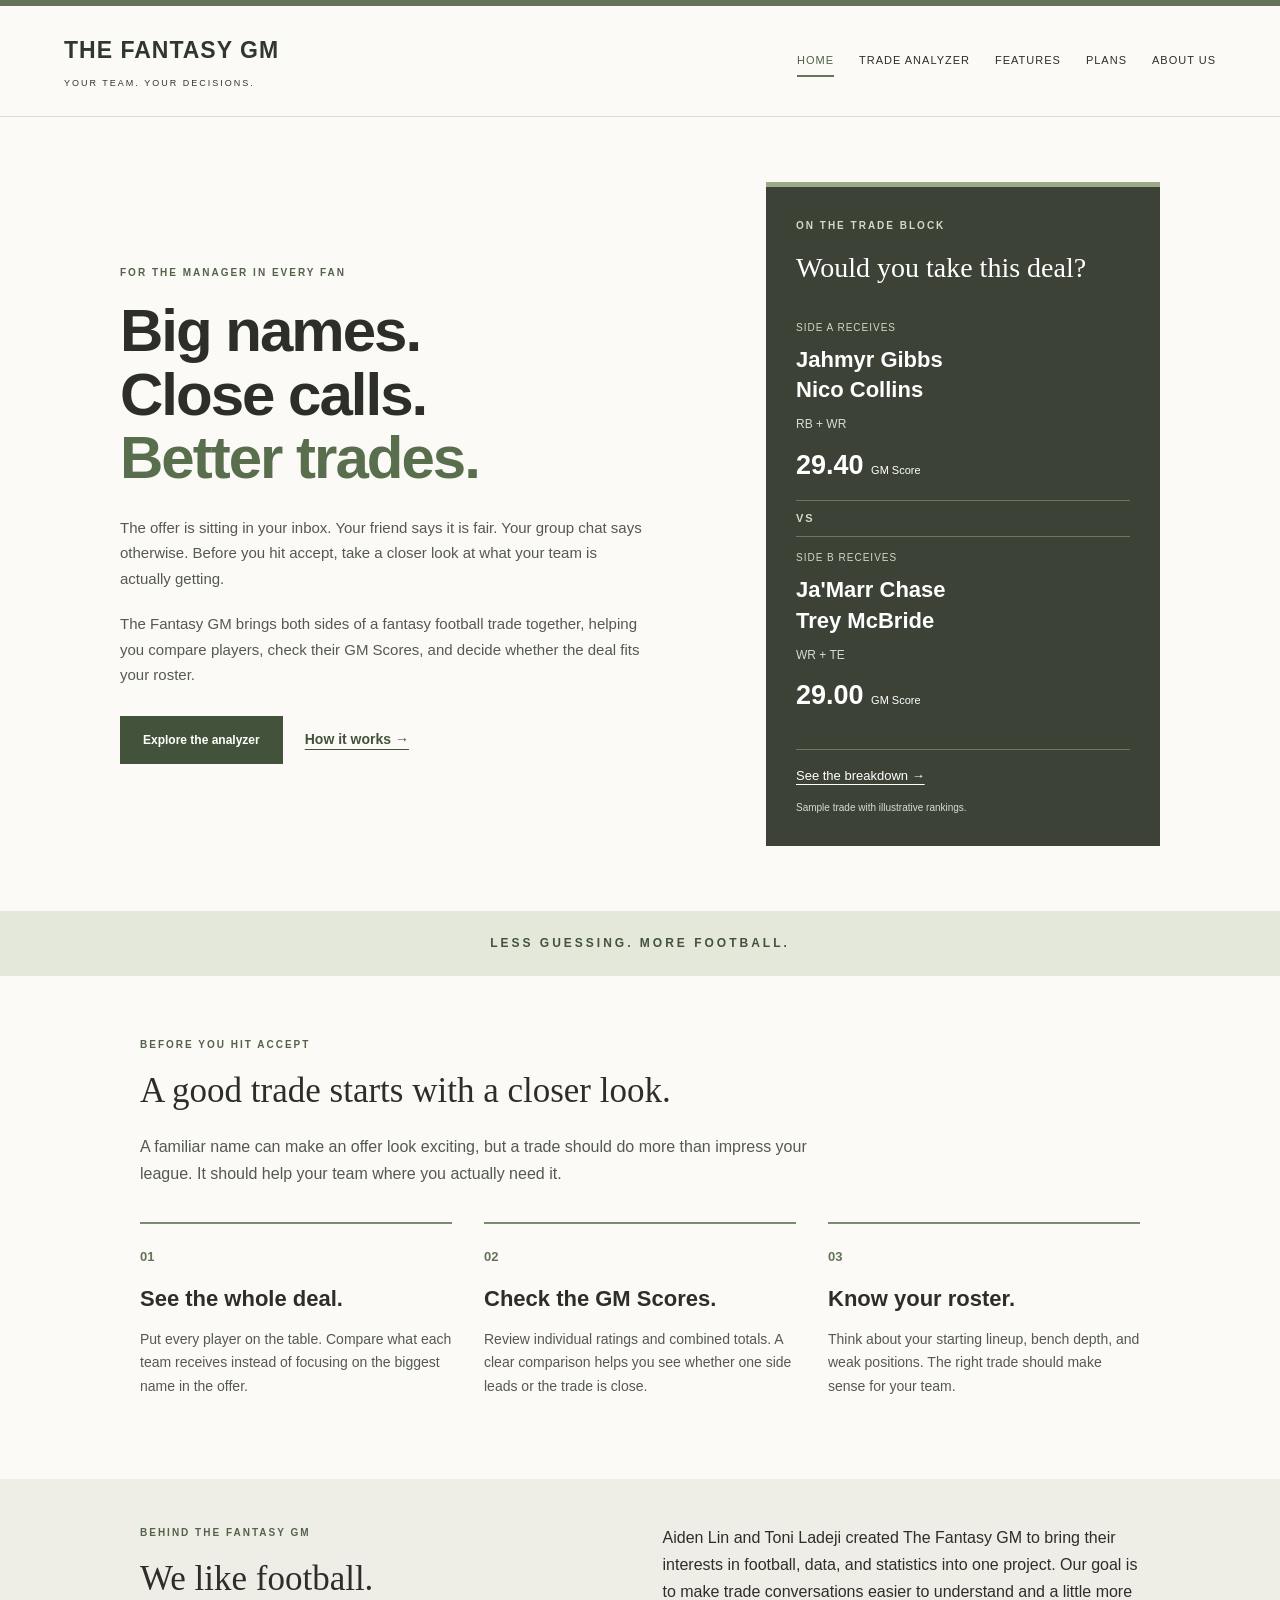
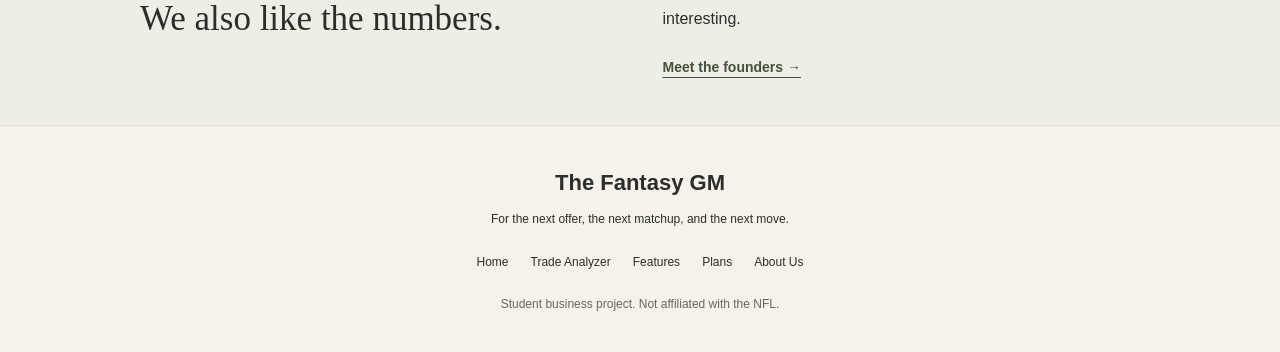
<file: index.html>
<!DOCTYPE html>
<html lang="en">
<head>
    <meta charset="UTF-8">
    <meta name="viewport" content="width=device-width, initial-scale=1.0">
    <title>The Fantasy GM | Home</title>
    <link rel="stylesheet" href="style.css">
</head>
<body>

    <header>
        <a class="logo" href="index.html">
            THE FANTASY GM
            <span>YOUR TEAM. YOUR DECISIONS.</span>
        </a>

        <nav>
            <a href="index.html" class="active">Home</a>
            <a href="analyzer.html">Trade Analyzer</a>
            <a href="features.html">Features</a>
            <a href="plans.html">Plans</a>
            <a href="about.html">About Us</a>
        </nav>
    </header>

    <main>
        <section class="home-hero">
            <div class="hero-copy">
                <p class="eyebrow">FOR THE MANAGER IN EVERY FAN</p>

                <h1>Big names.<br>Close calls.<br>
                    <span>Better trades.</span>
                </h1>

                <p>
                    The offer is sitting in your inbox. Your friend
                    says it is fair. Your group chat says otherwise.
                    Before you hit accept, take a closer look at
                    what your team is actually getting.
                </p>

                <p>
                    The Fantasy GM brings both sides of a fantasy
                    football trade together, helping you compare
                    players, check their GM Scores, and decide
                    whether the deal fits your roster.
                </p>

                <div class="button-row">
                    <a class="button" href="analyzer.html">
                        Explore the analyzer
                    </a>
                    <a class="text-link" href="features.html">
                        How it works →
                    </a>
                </div>
            </div>

            <aside class="matchup">
                <p class="eyebrow">ON THE TRADE BLOCK</p>
                <h2>Would you take this deal?</h2>

                <div class="matchup-team">
                    <p class="team-label">SIDE A RECEIVES</p>
                    <h3>Jahmyr Gibbs<br>Nico Collins</h3>
                    <p>RB + WR</p>
                    <strong>29.40 <span>GM Score</span></strong>
                </div>

                <div class="versus">VS</div>

                <div class="matchup-team">
                    <p class="team-label">SIDE B RECEIVES</p>
                    <h3>Ja'Marr Chase<br>Trey McBride</h3>
                    <p>WR + TE</p>
                    <strong>29.00 <span>GM Score</span></strong>
                </div>

                <a href="analyzer.html" class="matchup-link">
                    See the breakdown →
                </a>
                <p class="sample-note">
                    Sample trade with illustrative rankings.
                </p>
            </aside>
        </section>

        <div class="statement-strip">
            LESS GUESSING. MORE FOOTBALL.
        </div>

        <section class="content">
            <div class="section-heading">
                <p class="eyebrow">BEFORE YOU HIT ACCEPT</p>
                <h2>A good trade starts with a closer look.</h2>
                <p>
                    A familiar name can make an offer look exciting,
                    but a trade should do more than impress your
                    league. It should help your team where you
                    actually need it.
                </p>
            </div>

            <div class="three-columns">
                <article class="feature-block">
                    <span class="number">01</span>
                    <h3>See the whole deal.</h3>
                    <p>
                        Put every player on the table. Compare what
                        each team receives instead of focusing on
                        the biggest name in the offer.
                    </p>
                </article>

                <article class="feature-block">
                    <span class="number">02</span>
                    <h3>Check the GM Scores.</h3>
                    <p>
                        Review individual ratings and combined
                        totals. A clear comparison helps you see
                        whether one side leads or the trade is close.
                    </p>
                </article>

                <article class="feature-block">
                    <span class="number">03</span>
                    <h3>Know your roster.</h3>
                    <p>
                        Think about your starting lineup, bench
                        depth, and weak positions. The right trade
                        should make sense for your team.
                    </p>
                </article>
            </div>
        </section>

        <section class="story-banner">
            <div>
                <p class="eyebrow">BEHIND THE FANTASY GM</p>
                <h2>We like football.<br>We also like the numbers.</h2>
            </div>

            <div>
                <p>
                    Aiden Lin and Toni Ladeji created The Fantasy GM
                    to bring their interests in football, data, and
                    statistics into one project. Our goal is to make
                    trade conversations easier to understand and
                    a little more interesting.
                </p>
                <a class="text-link" href="about.html">
                    Meet the founders →
                </a>
            </div>
        </section>
    </main>

    <footer>
        <p class="footer-name">The Fantasy GM</p>
        <p>For the next offer, the next matchup, and the next move.</p>
        <div class="footer-links">
            <a href="index.html">Home</a>
            <a href="analyzer.html">Trade Analyzer</a>
            <a href="features.html">Features</a>
            <a href="plans.html">Plans</a>
            <a href="about.html">About Us</a>
        </div>
        <p class="note">
            Student business project. Not affiliated with the NFL.
        </p>
    </footer>

</body>
</html>
</file>
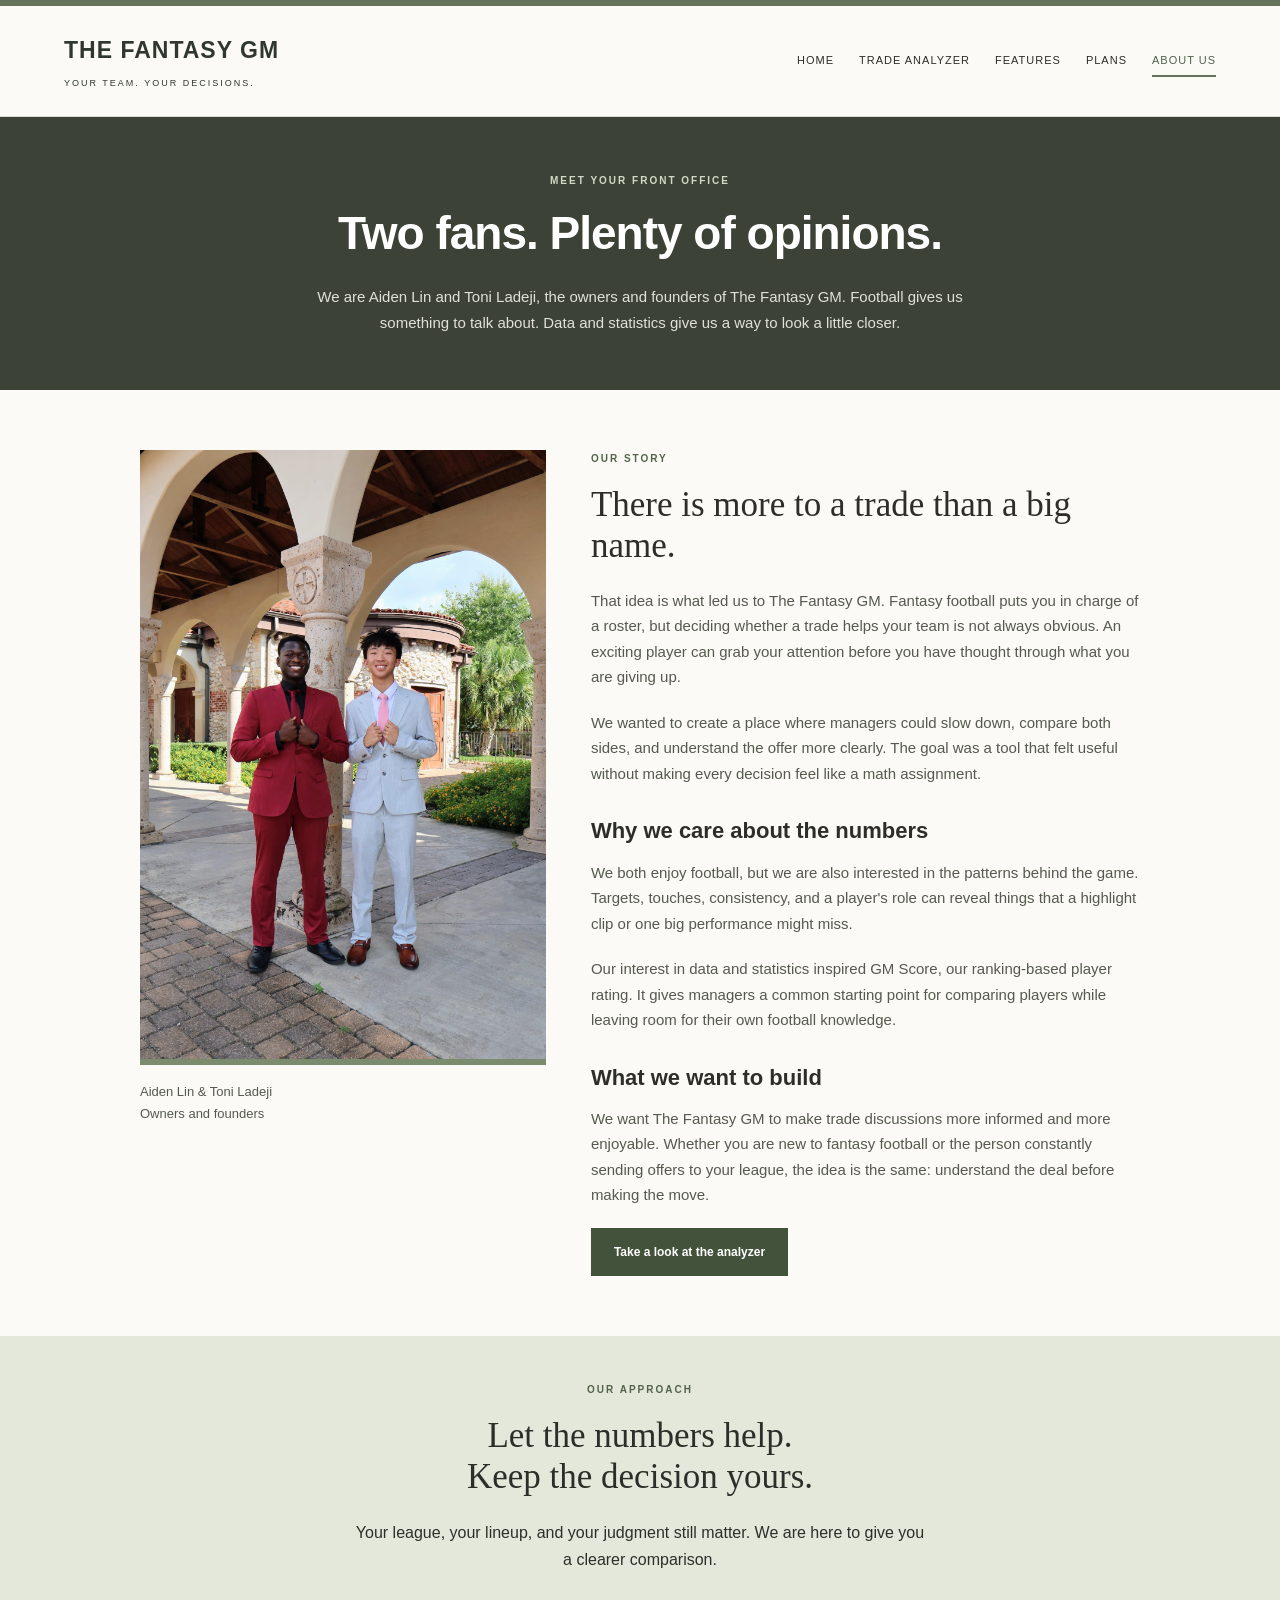
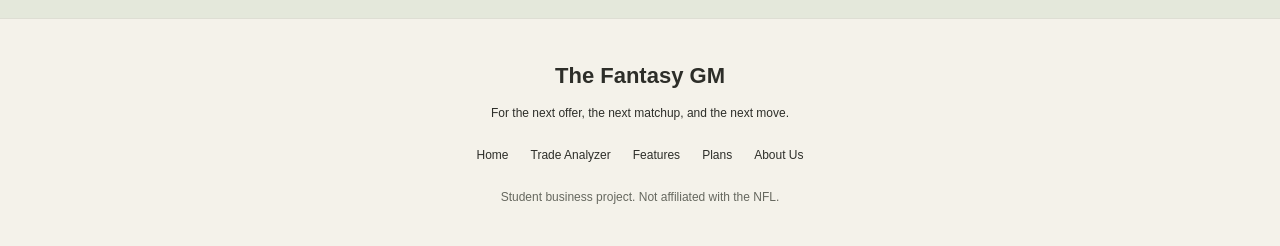
<file: about.html>
<!DOCTYPE html>
<html lang="en">
<head>
    <meta charset="UTF-8">
    <meta name="viewport" content="width=device-width, initial-scale=1.0">
    <title>About Us | The Fantasy GM</title>
    <link rel="stylesheet" href="style.css">
</head>
<body>

    <header>
        <a class="logo" href="index.html">
            THE FANTASY GM
            <span>YOUR TEAM. YOUR DECISIONS.</span>
        </a>

        <nav>
            <a href="index.html">Home</a>
            <a href="analyzer.html">Trade Analyzer</a>
            <a href="features.html">Features</a>
            <a href="plans.html">Plans</a>
            <a href="about.html" class="active">About Us</a>
        </nav>
    </header>

    <main>
        <section class="page-intro">
            <p class="eyebrow">MEET YOUR FRONT OFFICE</p>
            <h1>Two fans. Plenty of opinions.</h1>
            <p>
                We are Aiden Lin and Toni Ladeji, the owners and
                founders of The Fantasy GM. Football gives us
                something to talk about. Data and statistics
                give us a way to look a little closer.
            </p>
        </section>

        <section class="content founders-layout">
            <figure class="founders-photo">
                <img
                    src="founders.png"
                    alt="Aiden Lin and Toni Ladeji, founders of The Fantasy GM"
                >
                <figcaption>
                    Aiden Lin &amp; Toni Ladeji<br>
                    Owners and founders
                </figcaption>
            </figure>

            <div class="founders-story">
                <p class="eyebrow">OUR STORY</p>
                <h2>There is more to a trade than a big name.</h2>

                <p>
                    That idea is what led us to The Fantasy GM.
                    Fantasy football puts you in charge of a roster,
                    but deciding whether a trade helps your team
                    is not always obvious. An exciting player can
                    grab your attention before you have thought
                    through what you are giving up.
                </p>

                <p>
                    We wanted to create a place where managers
                    could slow down, compare both sides, and
                    understand the offer more clearly. The goal
                    was a tool that felt useful without making
                    every decision feel like a math assignment.
                </p>

                <h3>Why we care about the numbers</h3>

                <p>
                    We both enjoy football, but we are also
                    interested in the patterns behind the game.
                    Targets, touches, consistency, and a player's
                    role can reveal things that a highlight clip
                    or one big performance might miss.
                </p>

                <p>
                    Our interest in data and statistics inspired
                    GM Score, our ranking-based player rating.
                    It gives managers a common starting point
                    for comparing players while leaving room
                    for their own football knowledge.
                </p>

                <h3>What we want to build</h3>

                <p>
                    We want The Fantasy GM to make trade discussions
                    more informed and more enjoyable. Whether you
                    are new to fantasy football or the person
                    constantly sending offers to your league,
                    the idea is the same: understand the deal
                    before making the move.
                </p>

                <a class="button" href="analyzer.html">
                    Take a look at the analyzer
                </a>
            </div>
        </section>

        <section class="closing-message">
            <p class="eyebrow">OUR APPROACH</p>
            <h2>Let the numbers help.<br>Keep the decision yours.</h2>
            <p>
                Your league, your lineup, and your judgment still
                matter. We are here to give you a clearer comparison.
            </p>
        </section>
    </main>

    <footer>
        <p class="footer-name">The Fantasy GM</p>
        <p>For the next offer, the next matchup, and the next move.</p>
        <div class="footer-links">
            <a href="index.html">Home</a>
            <a href="analyzer.html">Trade Analyzer</a>
            <a href="features.html">Features</a>
            <a href="plans.html">Plans</a>
            <a href="about.html">About Us</a>
        </div>
        <p class="note">
            Student business project. Not affiliated with the NFL.
        </p>
    </footer>

</body>
</html>
</file>
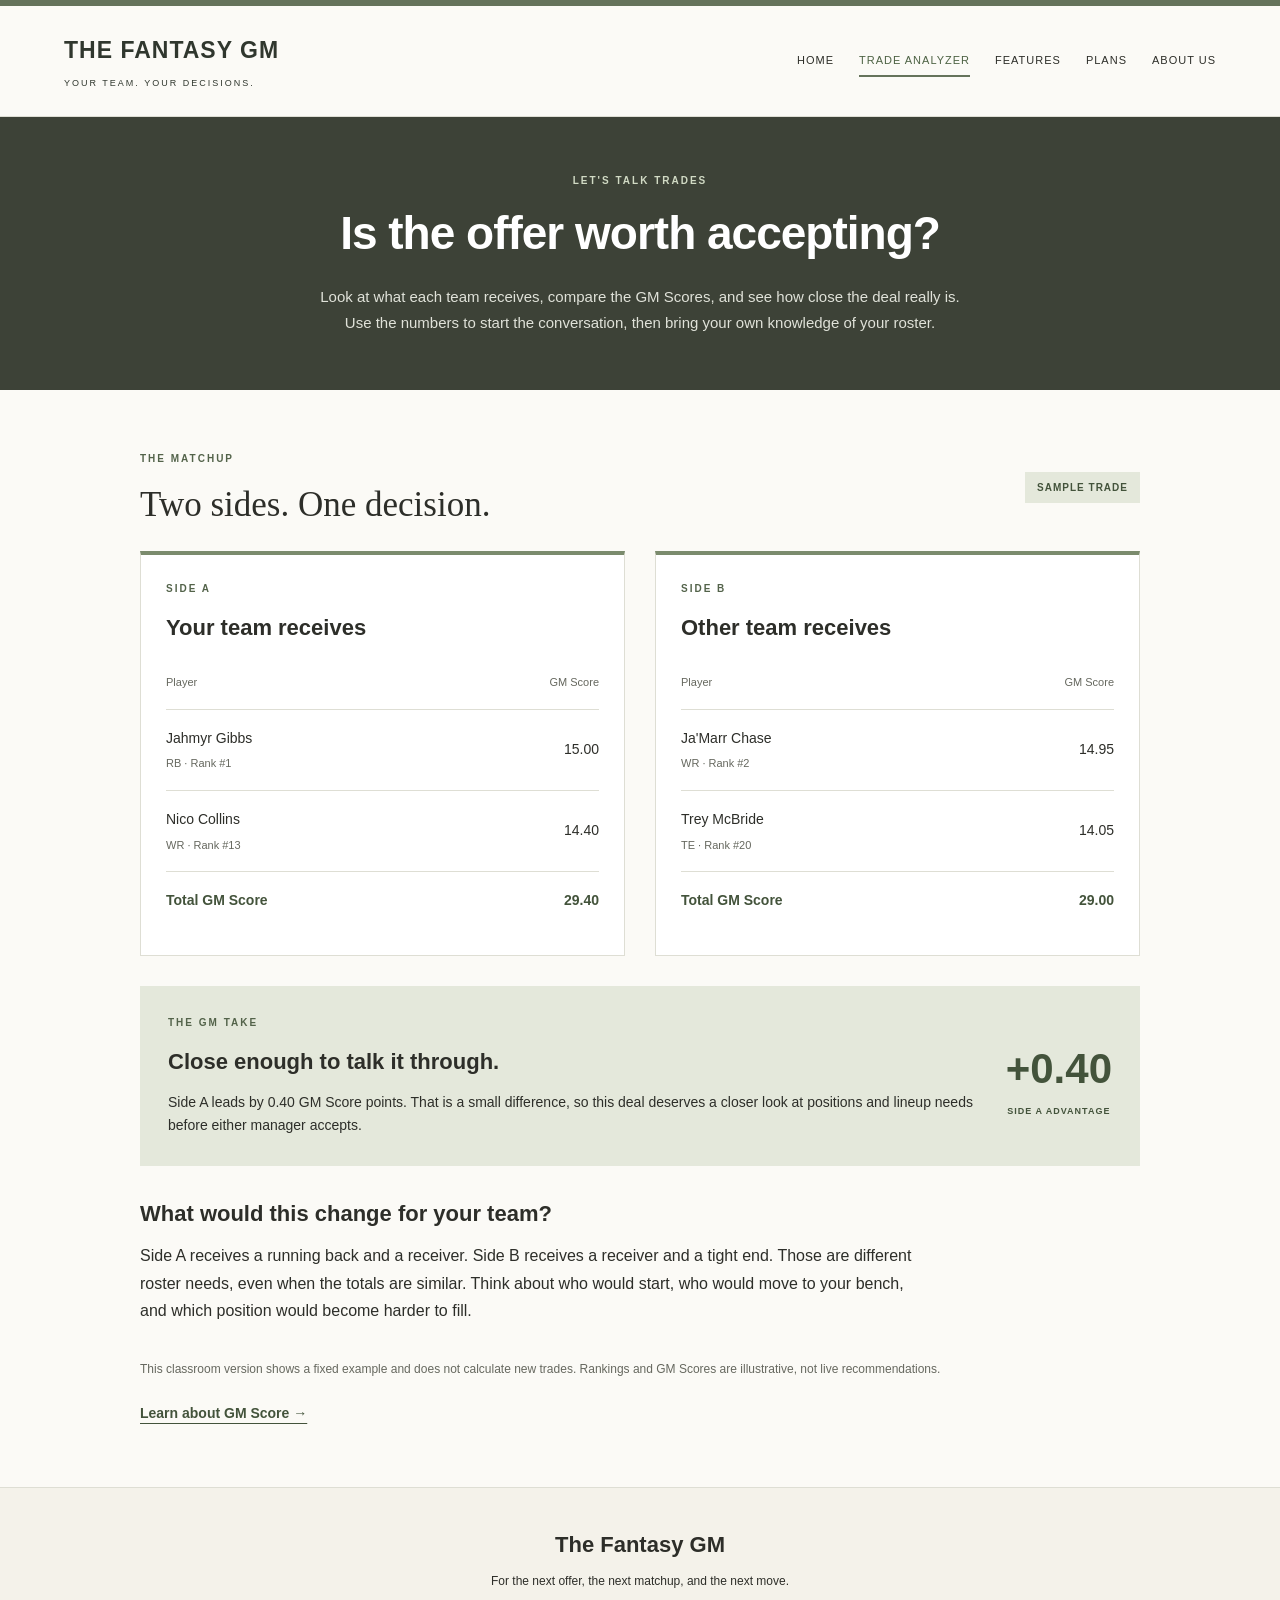
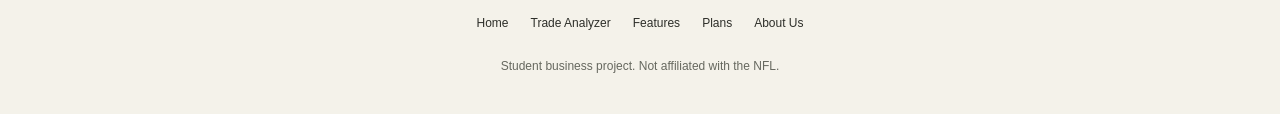
<file: analyzer.html>
<!DOCTYPE html>
<html lang="en">
<head>
    <meta charset="UTF-8">
    <meta name="viewport" content="width=device-width, initial-scale=1.0">
    <title>Trade Analyzer | The Fantasy GM</title>
    <link rel="stylesheet" href="style.css">
</head>
<body>

    <header>
        <a class="logo" href="index.html">
            THE FANTASY GM
            <span>YOUR TEAM. YOUR DECISIONS.</span>
        </a>

        <nav>
            <a href="index.html">Home</a>
            <a href="analyzer.html" class="active">Trade Analyzer</a>
            <a href="features.html">Features</a>
            <a href="plans.html">Plans</a>
            <a href="about.html">About Us</a>
        </nav>
    </header>

    <main>
        <section class="page-intro">
            <p class="eyebrow">LET'S TALK TRADES</p>
            <h1>Is the offer worth accepting?</h1>
            <p>
                Look at what each team receives, compare the GM
                Scores, and see how close the deal really is.
                Use the numbers to start the conversation, then
                bring your own knowledge of your roster.
            </p>
        </section>

        <section class="content">
            <div class="section-top">
                <div>
                    <p class="eyebrow">THE MATCHUP</p>
                    <h2>Two sides. One decision.</h2>
                </div>
                <span class="badge">SAMPLE TRADE</span>
            </div>

            <div class="trade-columns">
                <section class="team">
                    <p class="eyebrow">SIDE A</p>
                    <h3>Your team receives</h3>

                    <table>
                        <thead>
                            <tr>
                                <th scope="col">Player</th>
                                <th scope="col">GM Score</th>
                            </tr>
                        </thead>

                        <tbody>
                            <tr>
                                <td>
                                    Jahmyr Gibbs
                                    <span class="player-detail">
                                        RB · Rank #1
                                    </span>
                                </td>
                                <td>15.00</td>
                            </tr>
                            <tr>
                                <td>
                                    Nico Collins
                                    <span class="player-detail">
                                        WR · Rank #13
                                    </span>
                                </td>
                                <td>14.40</td>
                            </tr>
                        </tbody>

                        <tfoot>
                            <tr>
                                <th scope="row">Total GM Score</th>
                                <td>29.40</td>
                            </tr>
                        </tfoot>
                    </table>
                </section>

                <section class="team">
                    <p class="eyebrow">SIDE B</p>
                    <h3>Other team receives</h3>

                    <table>
                        <thead>
                            <tr>
                                <th scope="col">Player</th>
                                <th scope="col">GM Score</th>
                            </tr>
                        </thead>

                        <tbody>
                            <tr>
                                <td>
                                    Ja'Marr Chase
                                    <span class="player-detail">
                                        WR · Rank #2
                                    </span>
                                </td>
                                <td>14.95</td>
                            </tr>
                            <tr>
                                <td>
                                    Trey McBride
                                    <span class="player-detail">
                                        TE · Rank #20
                                    </span>
                                </td>
                                <td>14.05</td>
                            </tr>
                        </tbody>

                        <tfoot>
                            <tr>
                                <th scope="row">Total GM Score</th>
                                <td>29.00</td>
                            </tr>
                        </tfoot>
                    </table>
                </section>
            </div>

            <div class="result">
                <div>
                    <p class="eyebrow">THE GM TAKE</p>
                    <h3>Close enough to talk it through.</h3>
                    <p>
                        Side A leads by 0.40 GM Score points.
                        That is a small difference, so this deal
                        deserves a closer look at positions and
                        lineup needs before either manager accepts.
                    </p>
                </div>

                <div class="result-number">
                    +0.40
                    <span>SIDE A ADVANTAGE</span>
                </div>
            </div>

            <div class="advice">
                <h3>What would this change for your team?</h3>
                <p>
                    Side A receives a running back and a receiver.
                    Side B receives a receiver and a tight end.
                    Those are different roster needs, even when
                    the totals are similar. Think about who would
                    start, who would move to your bench, and which
                    position would become harder to fill.
                </p>
            </div>

            <p class="note">
                This classroom version shows a fixed example and
                does not calculate new trades. Rankings and GM
                Scores are illustrative, not live recommendations.
            </p>

            <a class="text-link" href="features.html#gm-score">
                Learn about GM Score →
            </a>
        </section>
    </main>

    <footer>
        <p class="footer-name">The Fantasy GM</p>
        <p>For the next offer, the next matchup, and the next move.</p>
        <div class="footer-links">
            <a href="index.html">Home</a>
            <a href="analyzer.html">Trade Analyzer</a>
            <a href="features.html">Features</a>
            <a href="plans.html">Plans</a>
            <a href="about.html">About Us</a>
        </div>
        <p class="note">
            Student business project. Not affiliated with the NFL.
        </p>
    </footer>

</body>
</html>
</file>
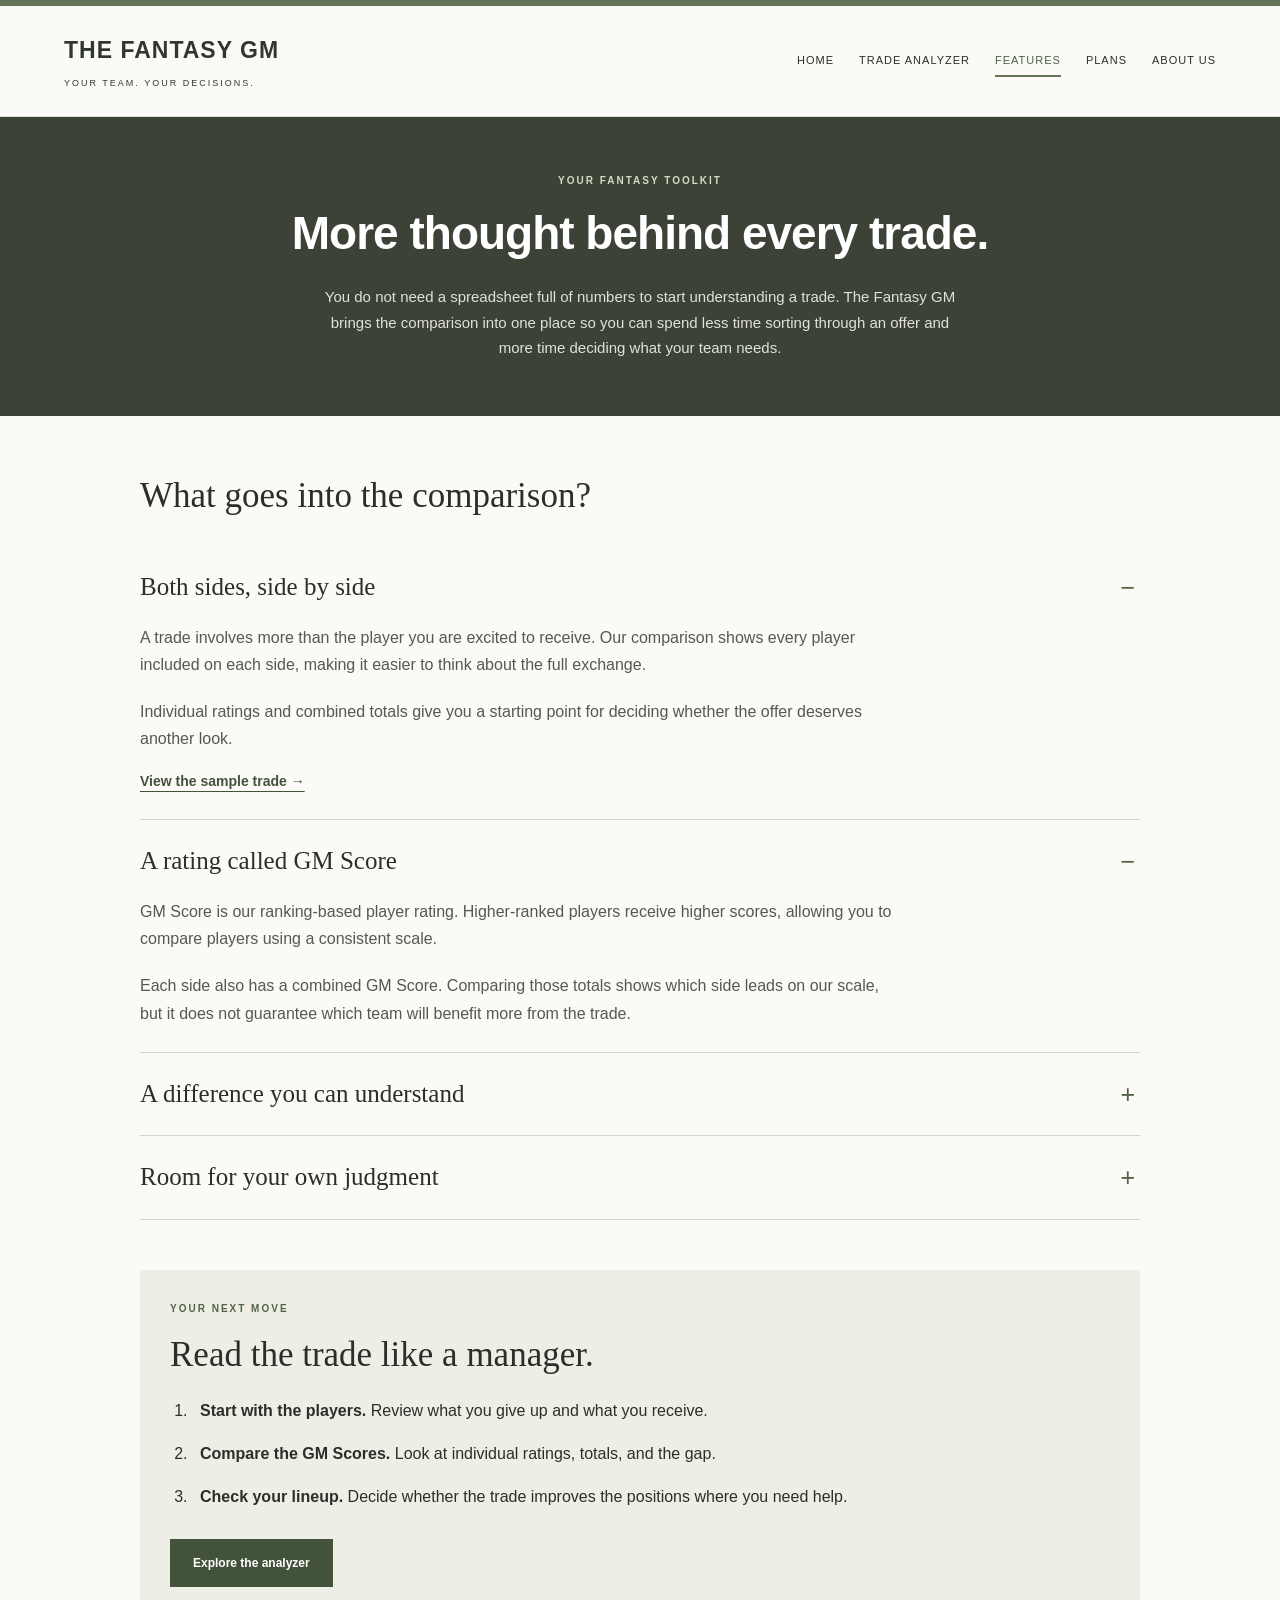
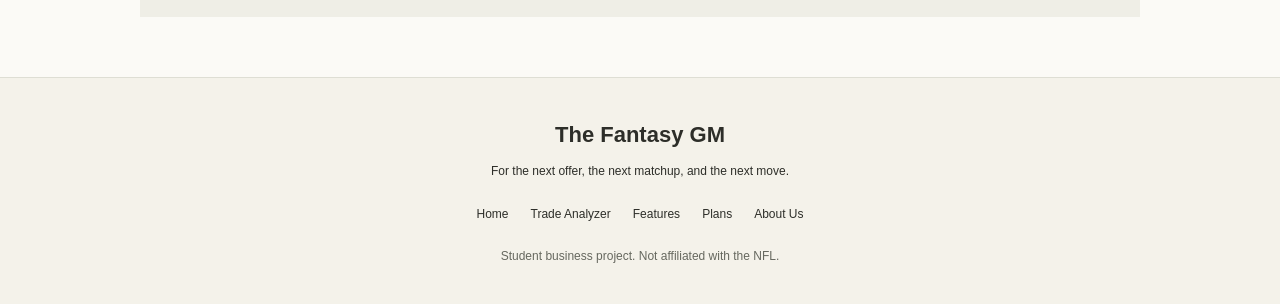
<file: features.html>
<!DOCTYPE html>
<html lang="en">
<head>
    <meta charset="UTF-8">
    <meta name="viewport" content="width=device-width, initial-scale=1.0">
    <title>Features | The Fantasy GM</title>
    <link rel="stylesheet" href="style.css">
</head>
<body>

    <header>
        <a class="logo" href="index.html">
            THE FANTASY GM
            <span>YOUR TEAM. YOUR DECISIONS.</span>
        </a>

        <nav>
            <a href="index.html">Home</a>
            <a href="analyzer.html">Trade Analyzer</a>
            <a href="features.html" class="active">Features</a>
            <a href="plans.html">Plans</a>
            <a href="about.html">About Us</a>
        </nav>
    </header>

    <main>
        <section class="page-intro">
            <p class="eyebrow">YOUR FANTASY TOOLKIT</p>
            <h1>More thought behind every trade.</h1>
            <p>
                You do not need a spreadsheet full of numbers to
                start understanding a trade. The Fantasy GM brings
                the comparison into one place so you can spend less
                time sorting through an offer and more time deciding
                what your team needs.
            </p>
        </section>

        <section class="content">
            <h2>What goes into the comparison?</h2>

            <div class="rows">
                <details open>
                    <summary>Both sides, side by side</summary>
                    <p>
                        A trade involves more than the player you
                        are excited to receive. Our comparison shows
                        every player included on each side, making it
                        easier to think about the full exchange.
                    </p>
                    <p>
                        Individual ratings and combined totals give
                        you a starting point for deciding whether
                        the offer deserves another look.
                    </p>
                    <a class="text-link" href="analyzer.html">
                        View the sample trade →
                    </a>
                </details>

                <details open id="gm-score">
                    <summary>A rating called GM Score</summary>
                    <p>
                        GM Score is our ranking-based player rating.
                        Higher-ranked players receive higher scores,
                        allowing you to compare players using a
                        consistent scale.
                    </p>
                    <p>
                        Each side also has a combined GM Score.
                        Comparing those totals shows which side
                        leads on our scale, but it does not guarantee
                        which team will benefit more from the trade.
                    </p>
                </details>

                <details>
                    <summary>A difference you can understand</summary>
                    <p>
                        Instead of leaving you to compare two totals
                        yourself, the sample breakdown shows the gap
                        between them. A small difference suggests a
                        close comparison on this scale.
                    </p>
                    <p>
                        That is where your football knowledge comes
                        in. Look at the positions involved, your
                        league's scoring settings, and who would
                        actually make your starting lineup.
                    </p>
                </details>

                <details>
                    <summary>Room for your own judgment</summary>
                    <p>
                        A team short on running backs may approach
                        a trade differently from a team with three
                        reliable starters at the position. The same
                        offer can make sense for one manager and
                        create problems for another.
                    </p>
                    <p>
                        Our goal is to help you understand the offer,
                        not make every decision for you. The final
                        call still belongs to the person running
                        the roster.
                    </p>
                </details>
            </div>

            <section class="how-it-works" id="how-it-works">
                <p class="eyebrow">YOUR NEXT MOVE</p>
                <h2>Read the trade like a manager.</h2>

                <ol class="steps">
                    <li>
                        <strong>Start with the players.</strong>
                        Review what you give up and what you receive.
                    </li>
                    <li>
                        <strong>Compare the GM Scores.</strong>
                        Look at individual ratings, totals, and the gap.
                    </li>
                    <li>
                        <strong>Check your lineup.</strong>
                        Decide whether the trade improves the positions
                        where you need help.
                    </li>
                </ol>

                <a class="button" href="analyzer.html">
                    Explore the analyzer
                </a>
            </section>
        </section>
    </main>

    <footer>
        <p class="footer-name">The Fantasy GM</p>
        <p>For the next offer, the next matchup, and the next move.</p>
        <div class="footer-links">
            <a href="index.html">Home</a>
            <a href="analyzer.html">Trade Analyzer</a>
            <a href="features.html">Features</a>
            <a href="plans.html">Plans</a>
            <a href="about.html">About Us</a>
        </div>
        <p class="note">
            Student business project. Not affiliated with the NFL.
        </p>
    </footer>

</body>
</html>
</file>
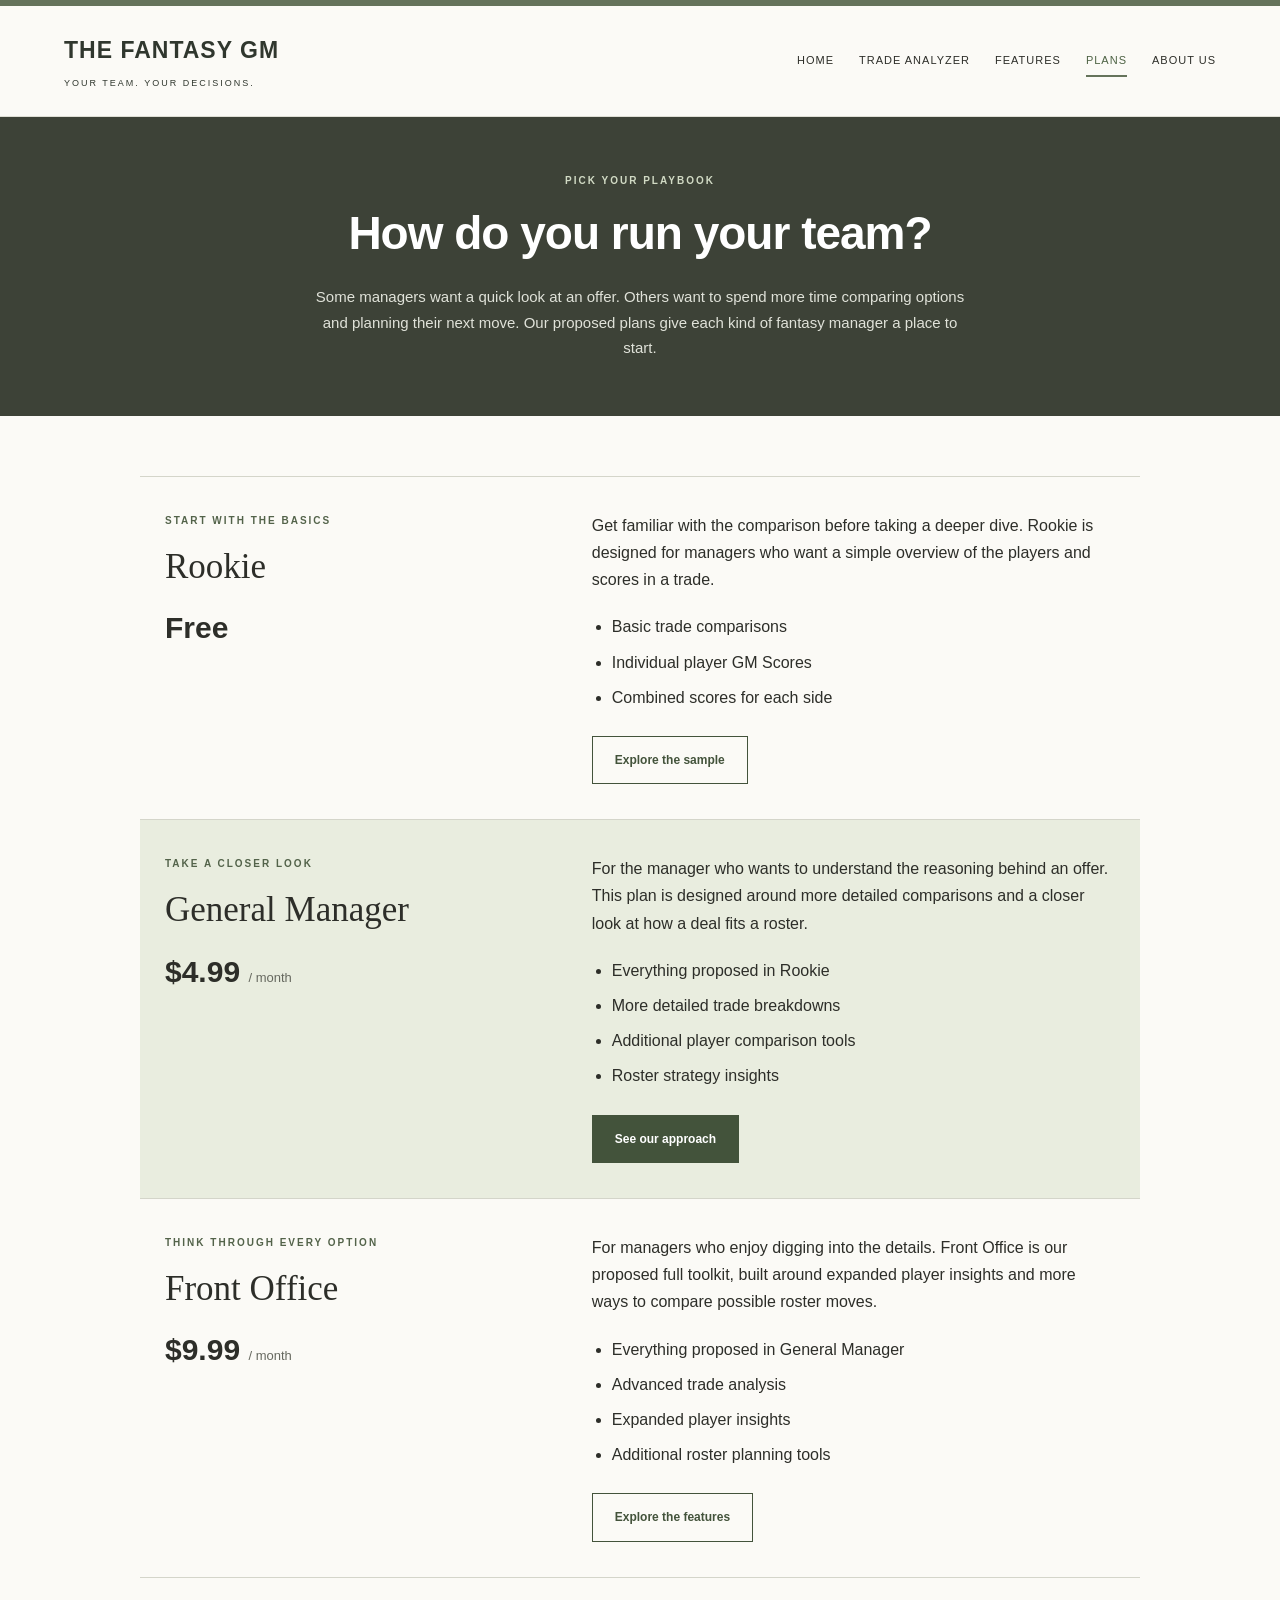
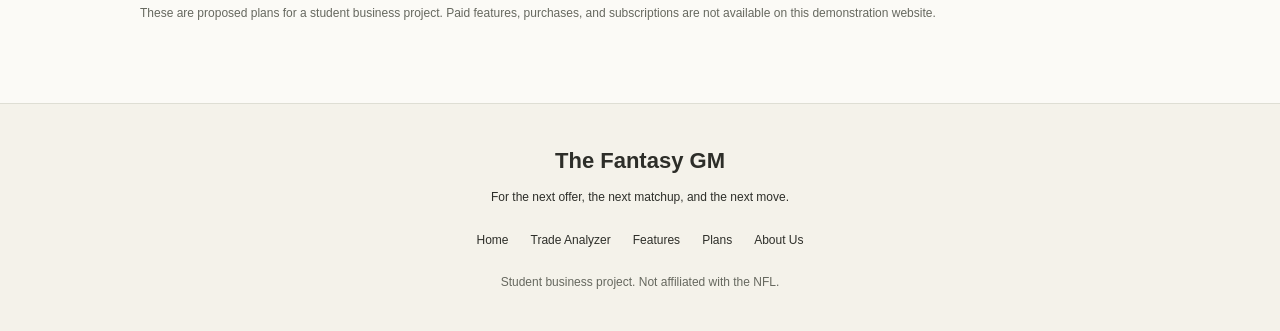
<file: plans.html>
<!DOCTYPE html>
<html lang="en">
<head>
    <meta charset="UTF-8">
    <meta name="viewport" content="width=device-width, initial-scale=1.0">
    <title>Plans | The Fantasy GM</title>
    <link rel="stylesheet" href="style.css">
</head>
<body>

    <header>
        <a class="logo" href="index.html">
            THE FANTASY GM
            <span>YOUR TEAM. YOUR DECISIONS.</span>
        </a>

        <nav>
            <a href="index.html">Home</a>
            <a href="analyzer.html">Trade Analyzer</a>
            <a href="features.html">Features</a>
            <a href="plans.html" class="active">Plans</a>
            <a href="about.html">About Us</a>
        </nav>
    </header>

    <main>
        <section class="page-intro">
            <p class="eyebrow">PICK YOUR PLAYBOOK</p>
            <h1>How do you run your team?</h1>
            <p>
                Some managers want a quick look at an offer.
                Others want to spend more time comparing options
                and planning their next move. Our proposed plans
                give each kind of fantasy manager a place to start.
            </p>
        </section>

        <section class="content">
            <div class="plan">
                <div class="plan-title">
                    <p class="eyebrow">START WITH THE BASICS</p>
                    <h2>Rookie</h2>
                    <p class="price">Free</p>
                </div>

                <div>
                    <p>
                        Get familiar with the comparison before
                        taking a deeper dive. Rookie is designed
                        for managers who want a simple overview
                        of the players and scores in a trade.
                    </p>
                    <ul>
                        <li>Basic trade comparisons</li>
                        <li>Individual player GM Scores</li>
                        <li>Combined scores for each side</li>
                    </ul>
                    <a class="button outline" href="analyzer.html">
                        Explore the sample
                    </a>
                </div>
            </div>

            <div class="plan featured-plan">
                <div class="plan-title">
                    <p class="eyebrow">TAKE A CLOSER LOOK</p>
                    <h2>General Manager</h2>
                    <p class="price">$4.99 <span>/ month</span></p>
                </div>

                <div>
                    <p>
                        For the manager who wants to understand
                        the reasoning behind an offer. This plan
                        is designed around more detailed comparisons
                        and a closer look at how a deal fits a roster.
                    </p>
                    <ul>
                        <li>Everything proposed in Rookie</li>
                        <li>More detailed trade breakdowns</li>
                        <li>Additional player comparison tools</li>
                        <li>Roster strategy insights</li>
                    </ul>
                    <a class="button" href="features.html">
                        See our approach
                    </a>
                </div>
            </div>

            <div class="plan">
                <div class="plan-title">
                    <p class="eyebrow">THINK THROUGH EVERY OPTION</p>
                    <h2>Front Office</h2>
                    <p class="price">$9.99 <span>/ month</span></p>
                </div>

                <div>
                    <p>
                        For managers who enjoy digging into the
                        details. Front Office is our proposed
                        full toolkit, built around expanded player
                        insights and more ways to compare possible
                        roster moves.
                    </p>
                    <ul>
                        <li>Everything proposed in General Manager</li>
                        <li>Advanced trade analysis</li>
                        <li>Expanded player insights</li>
                        <li>Additional roster planning tools</li>
                    </ul>
                    <a class="button outline" href="features.html">
                        Explore the features
                    </a>
                </div>
            </div>

            <p class="note">
                These are proposed plans for a student business
                project. Paid features, purchases, and subscriptions
                are not available on this demonstration website.
            </p>
        </section>
    </main>

    <footer>
        <p class="footer-name">The Fantasy GM</p>
        <p>For the next offer, the next matchup, and the next move.</p>
        <div class="footer-links">
            <a href="index.html">Home</a>
            <a href="analyzer.html">Trade Analyzer</a>
            <a href="features.html">Features</a>
            <a href="plans.html">Plans</a>
            <a href="about.html">About Us</a>
        </div>
        <p class="note">
            Student business project. Not affiliated with the NFL.
        </p>
    </footer>

</body>
</html>
</file>
<file: style.css>
/* BASIC STYLES */

* {
    box-sizing: border-box;
}

html {
    scroll-behavior: smooth;
}

body {
    margin: 0;
    background-color: #fbfaf6;
    color: #2d2e29;
    font-family: Arial, Helvetica, sans-serif;
    line-height: 1.7;
}

a {
    color: inherit;
}

p {
    margin: 0 0 20px;
}

h1,
h2,
h3 {
    margin-top: 0;
    line-height: 1.15;
}

h1 {
    font-size: 46px;
    letter-spacing: -1px;
}

h2 {
    margin-bottom: 22px;
    font-family: Georgia, "Times New Roman", serif;
    font-size: 35px;
    font-weight: normal;
}

h3 {
    margin-bottom: 16px;
    font-size: 22px;
}

a:focus-visible,
summary:focus-visible {
    outline: 3px solid #7f9470;
    outline-offset: 5px;
}

/* HEADER */

header {
    display: flex;
    justify-content: space-between;
    align-items: center;
    gap: 30px;
    padding: 25px 5%;
    background-color: #fbfaf6;
    border-top: 6px solid #65735b;
    border-bottom: 1px solid #deded4;
}

.logo {
    color: #30372e;
    text-decoration: none;
    font-size: 23px;
    font-weight: bold;
    letter-spacing: 1px;
}

.logo span {
    display: block;
    margin-top: 6px;
    font-size: 9px;
    font-weight: normal;
    letter-spacing: 2px;
}

nav {
    display: flex;
    flex-wrap: wrap;
    gap: 25px;
}

nav a {
    padding: 5px 0;
    text-decoration: none;
    text-transform: uppercase;
    font-size: 11px;
    letter-spacing: 1px;
    border-bottom: 2px solid transparent;
}

nav a:hover,
nav a.active {
    color: #4d6244;
    border-bottom-color: #65735b;
}

/* LABELS AND BUTTONS */

.eyebrow {
    margin-bottom: 18px;
    color: #53634a;
    font-size: 10px;
    font-weight: bold;
    letter-spacing: 2px;
}

.button {
    display: inline-block;
    padding: 13px 22px;
    background-color: #43533b;
    color: #ffffff;
    border: 1px solid #43533b;
    text-decoration: none;
    font-size: 12px;
    font-weight: bold;
}

.button:hover {
    background-color: #303e2a;
}

.button.outline {
    background-color: transparent;
    color: #43533b;
}

.button.outline:hover {
    background-color: #e6eadf;
}

.text-link {
    color: #43533b;
    font-size: 14px;
    font-weight: bold;
    text-underline-offset: 5px;
}

.text-link:hover {
    color: #252f20;
}

.button-row {
    display: flex;
    align-items: center;
    flex-wrap: wrap;
    gap: 22px;
    margin-top: 28px;
}

.note {
    color: #66685f;
    font-size: 12px;
}

/* HOME PAGE INTRODUCTION */

.home-hero {
    display: grid;
    grid-template-columns: 1.2fr 0.8fr;
    align-items: center;
    gap: 55px;
    max-width: 1100px;
    margin: 0 auto;
    padding: 65px 30px;
}

.hero-copy h1 {
    margin-bottom: 25px;
    font-size: 60px;
    line-height: 1.06;
    letter-spacing: -2px;
}

.hero-copy h1 span {
    color: #596e4d;
}

.hero-copy > p:not(.eyebrow) {
    max-width: 530px;
    color: #55594f;
    font-size: 15px;
}

/* SAMPLE MATCHUP */

.matchup {
    padding: 30px;
    background-color: #3d4237;
    color: #ffffff;
    border-top: 5px solid #9caa88;
}

.matchup .eyebrow {
    color: #d1dac4;
}

.matchup h2 {
    font-size: 28px;
}

.matchup-team {
    padding: 12px 0;
}

.team-label {
    margin-bottom: 9px;
    color: #d1dac4;
    font-size: 10px;
    letter-spacing: 1px;
}

.matchup-team h3 {
    margin-bottom: 8px;
    font-size: 22px;
    line-height: 1.4;
}

.matchup-team > p:not(.team-label) {
    margin-bottom: 8px;
    color: #d8dbd0;
    font-size: 12px;
}

.matchup-team strong {
    font-size: 27px;
}

.matchup-team strong span {
    font-size: 11px;
    font-weight: normal;
}

.versus {
    padding: 8px 0;
    color: #d1dac4;
    border-top: 1px solid #6e7565;
    border-bottom: 1px solid #6e7565;
    font-size: 11px;
    font-weight: bold;
    letter-spacing: 2px;
}

.matchup-link {
    display: block;
    margin-top: 18px;
    padding-top: 15px;
    border-top: 1px solid #6e7565;
    color: #ffffff;
    font-size: 13px;
    text-underline-offset: 4px;
}

.sample-note {
    margin: 12px 0 0;
    color: #d8dbd0;
    font-size: 10px;
}

/* HOME PAGE SECTIONS */

.statement-strip {
    padding: 22px;
    background-color: #e4e8db;
    color: #43533b;
    text-align: center;
    font-size: 12px;
    font-weight: bold;
    letter-spacing: 3px;
}

.content {
    max-width: 1060px;
    margin: 0 auto;
    padding: 60px 30px;
}

.section-heading {
    max-width: 670px;
    margin-bottom: 35px;
}

.section-heading > p:last-child {
    color: #55594f;
}

.three-columns {
    display: grid;
    grid-template-columns: repeat(3, 1fr);
    gap: 32px;
}

.feature-block {
    padding-top: 22px;
    border-top: 2px solid #7b8b6d;
}

.number {
    display: block;
    margin-bottom: 18px;
    color: #65735b;
    font-size: 13px;
    font-weight: bold;
}

.feature-block p {
    color: #55594f;
    font-size: 14px;
}

.story-banner {
    display: grid;
    grid-template-columns: 1fr 1fr;
    gap: 45px;
    padding: 45px max(30px, calc((100% - 1000px) / 2));
    background-color: #efeee6;
}

/* INNER PAGE INTRODUCTIONS */

.page-intro {
    padding: 55px 25px;
    background-color: #3d4237;
    color: #ffffff;
    text-align: center;
}

.page-intro .eyebrow {
    color: #d1dac4;
}

.page-intro h1 {
    max-width: 780px;
    margin: 0 auto 24px;
}

.page-intro > p:last-child {
    max-width: 650px;
    margin: 0 auto;
    color: #e0e2d9;
    font-size: 15px;
}

/* TRADE ANALYZER */

.section-top {
    display: flex;
    justify-content: space-between;
    align-items: center;
    flex-wrap: wrap;
    gap: 20px;
    margin-bottom: 25px;
}

.section-top h2 {
    margin-bottom: 0;
}

.badge {
    padding: 7px 12px;
    background-color: #e4e8db;
    color: #43533b;
    font-size: 10px;
    font-weight: bold;
    letter-spacing: 1px;
}

.trade-columns {
    display: grid;
    grid-template-columns: 1fr 1fr;
    gap: 30px;
}

.team {
    min-width: 0;
    padding: 25px;
    background-color: #ffffff;
    border: 1px solid #deded4;
    border-top: 4px solid #7b8b6d;
}

table {
    width: 100%;
    border-collapse: collapse;
    font-size: 14px;
}

th,
td {
    padding: 17px 0;
    border-bottom: 1px solid #deded4;
    text-align: left;
}

th {
    font-weight: normal;
}

th:first-child,
td:first-child {
    padding-right: 12px;
}

th:last-child,
td:last-child {
    text-align: right;
    white-space: nowrap;
}

thead {
    color: #66685f;
    font-size: 11px;
}

tfoot th,
tfoot td {
    color: #43533b;
    font-weight: bold;
    border-bottom: none;
}

.player-detail {
    display: block;
    margin-top: 4px;
    color: #66685f;
    font-size: 11px;
}

.result {
    display: flex;
    align-items: center;
    justify-content: space-between;
    gap: 30px;
    margin-top: 30px;
    padding: 28px;
    background-color: #e4e8db;
}

.result p:last-child {
    margin-bottom: 0;
    font-size: 14px;
}

.result-number {
    flex-shrink: 0;
    color: #43533b;
    font-size: 42px;
    font-weight: bold;
    text-align: center;
}

.result-number span {
    display: block;
    font-size: 9px;
    letter-spacing: 1px;
}

.advice {
    margin: 35px 0;
    max-width: 780px;
}

/* EXPANDABLE FEATURES */

.rows {
    margin-top: 30px;
}

details {
    padding: 25px 0;
    border-bottom: 1px solid #d4d5ca;
}

summary {
    position: relative;
    padding-right: 35px;
    cursor: pointer;
    list-style: none;
    font-family: Georgia, serif;
    font-size: 25px;
    line-height: 1.3;
}

summary::-webkit-details-marker {
    display: none;
}

summary::after {
    content: "+";
    position: absolute;
    right: 5px;
    top: 0;
    color: #53634a;
    font-family: Arial, sans-serif;
}

details[open] > summary::after {
    content: "−";
}

details p {
    max-width: 760px;
    margin: 20px 0 0;
    color: #55594f;
}

details .text-link {
    display: inline-block;
    margin-top: 18px;
}

#gm-score,
#how-it-works {
    scroll-margin-top: 25px;
}

.how-it-works {
    margin-top: 50px;
    padding: 30px;
    background-color: #efeee6;
}

.steps {
    padding-left: 22px;
    margin-bottom: 28px;
}

.steps li {
    padding-left: 8px;
    margin-bottom: 16px;
}

/* PLANS */

.plan {
    display: grid;
    grid-template-columns: 0.85fr 1.15fr;
    gap: 40px;
    padding: 35px 25px;
    border-bottom: 1px solid #d4d5ca;
}

.plan:first-child {
    border-top: 1px solid #d4d5ca;
}

.featured-plan {
    background-color: #e9eddf;
}

.plan-title h2 {
    margin-bottom: 15px;
}

.price {
    font-size: 30px;
    font-weight: bold;
}

.price span {
    color: #66685f;
    font-size: 13px;
    font-weight: normal;
}

.plan ul {
    padding-left: 20px;
    margin-bottom: 25px;
}

.plan li {
    margin-bottom: 8px;
}

.plan + .note {
    margin-top: 25px;
}

/* FOUNDERS */

.founders-layout {
    display: grid;
    grid-template-columns: 0.85fr 1.15fr;
    align-items: start;
    gap: 45px;
}

.founders-photo {
    margin: 0;
}

.founders-photo img {
    display: block;
    width: 100%;
    height: auto;
    border-bottom: 6px solid #7b8b6d;
}

.founders-photo figcaption {
    padding: 16px 0;
    color: #55594f;
    font-size: 13px;
}

.founders-story h3 {
    margin-top: 32px;
}

.founders-story p:not(.eyebrow) {
    color: #55594f;
    font-size: 15px;
}

.closing-message {
    padding: 45px 25px;
    background-color: #e4e8db;
    text-align: center;
}

.closing-message p:last-child {
    max-width: 580px;
    margin: 0 auto;
}

/* FOOTER */

footer {
    padding: 38px 25px;
    border-top: 1px solid #deded4;
    background-color: #f4f2ea;
    text-align: center;
}

.footer-name {
    margin-bottom: 8px;
    font-size: 22px;
    font-weight: bold;
}

footer > p:not(.footer-name) {
    font-size: 12px;
}

.footer-links {
    display: flex;
    justify-content: center;
    flex-wrap: wrap;
    gap: 22px;
    margin: 22px 0;
}

.footer-links a {
    font-size: 12px;
    text-decoration: none;
}

.footer-links a:hover {
    text-decoration: underline;
}

footer .note {
    margin-bottom: 0;
}

/* TABLETS AND PHONES */

@media (max-width: 900px) {
    header {
        flex-direction: column;
        text-align: center;
        gap: 20px;
    }

    nav {
        justify-content: center;
        gap: 20px;
    }

    .home-hero {
        gap: 30px;
    }

    .hero-copy h1 {
        font-size: 48px;
    }

    .trade-columns {
        grid-template-columns: 1fr;
    }
}

@media (max-width: 700px) {
    nav {
        gap: 15px;
    }

    nav a {
        font-size: 10px;
    }

    .home-hero,
    .three-columns,
    .story-banner,
    .plan,
    .founders-layout {
        grid-template-columns: 1fr;
    }

    .home-hero,
    .content {
        padding: 40px 22px;
    }

    .hero-copy h1 {
        font-size: 45px;
    }

    .matchup {
        width: 100%;
        max-width: 420px;
        margin: 0 auto;
    }

    .page-intro {
        padding: 40px 22px;
    }

    .page-intro h1 {
        font-size: 35px;
    }

    h2 {
        font-size: 30px;
    }

    .story-banner {
        padding: 35px 22px;
        gap: 15px;
    }

    .statement-strip {
        font-size: 10px;
        letter-spacing: 2px;
    }

    .team {
        padding: 18px;
    }

    .result {
        flex-direction: column;
        align-items: flex-start;
        padding: 22px;
    }

    .result-number {
        text-align: left;
    }

    .plan {
        gap: 15px;
        padding: 28px 18px;
    }

    .price {
        margin-bottom: 0;
    }

    .founders-photo {
        max-width: 420px;
        margin: 0 auto;
    }

    summary {
        font-size: 22px;
    }

    .how-it-works {
        padding: 22px;
    }
}
</file>
